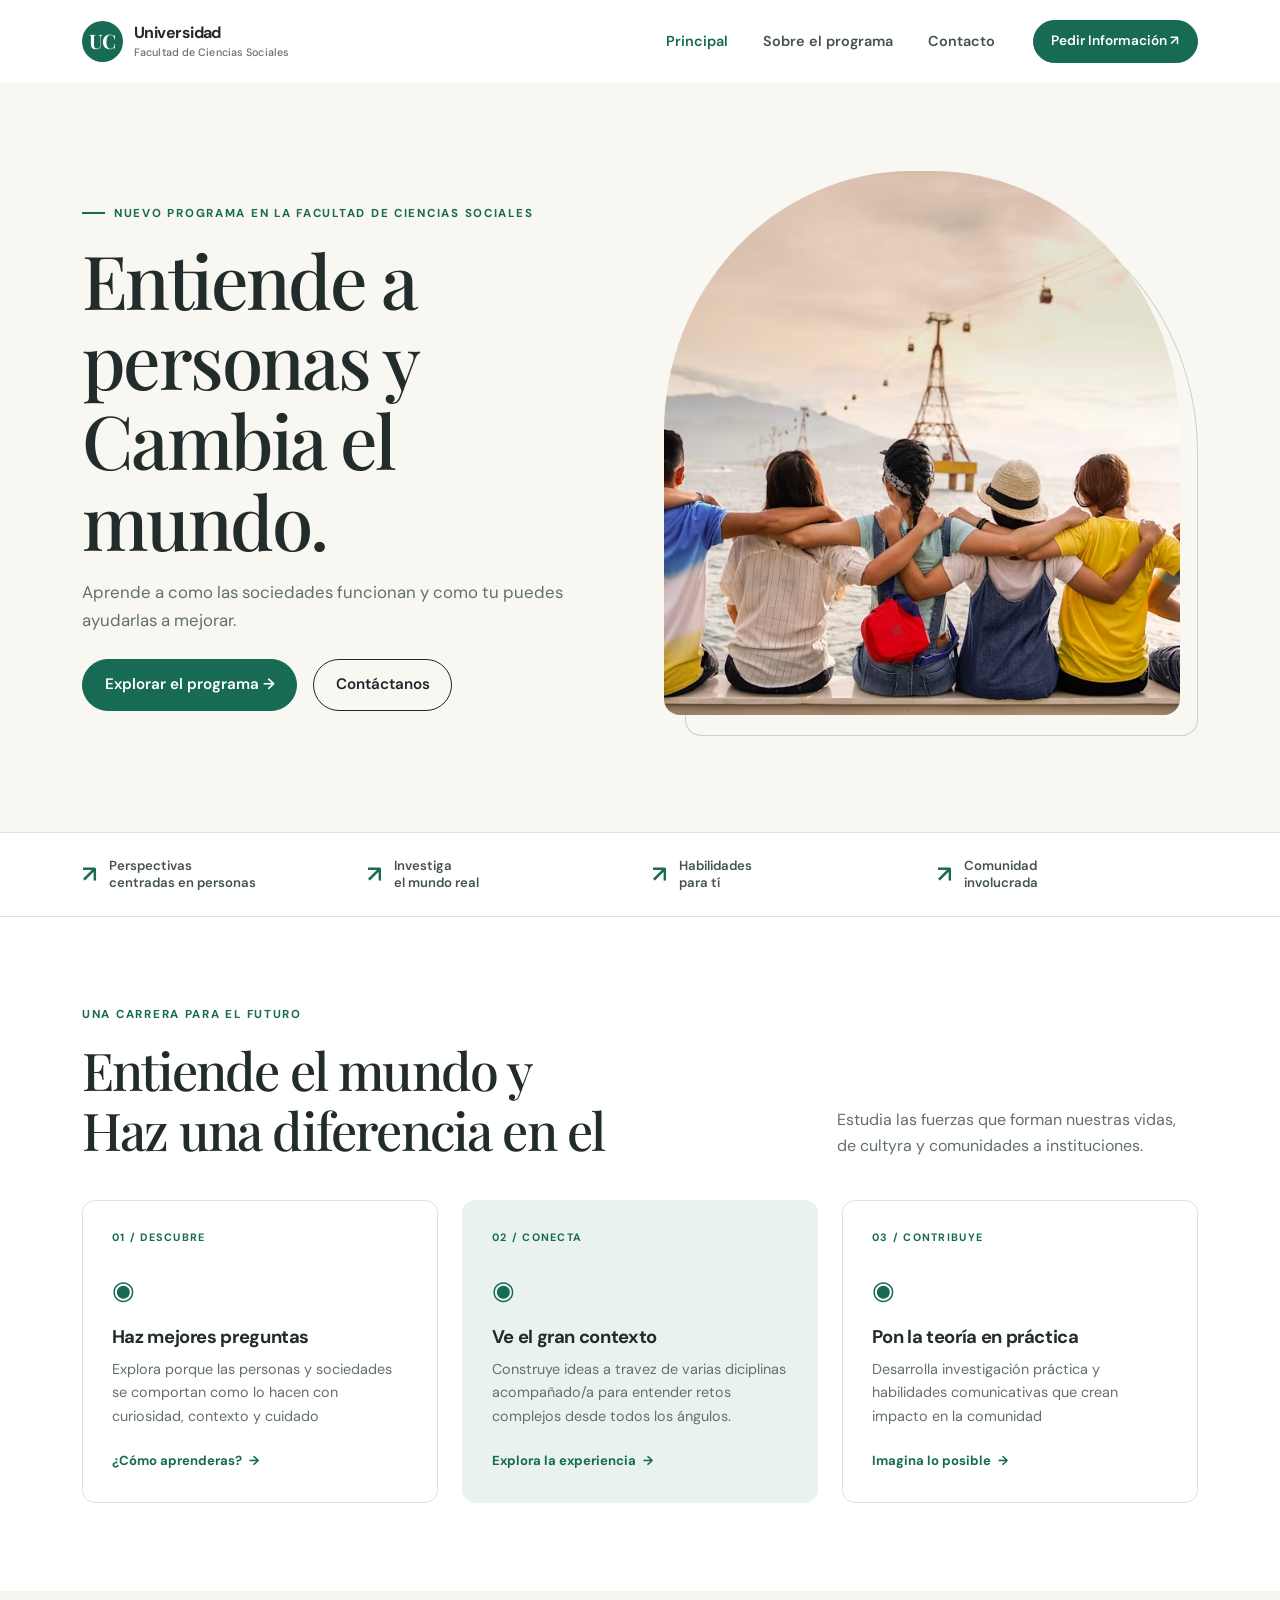
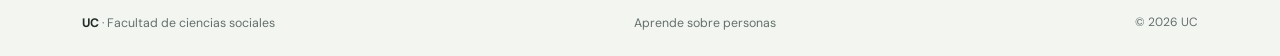
<file: index.html>
<!doctype html>
<html lang="en">

<head>
  <meta charset="utf-8">
  <meta name="viewport" content="width=device-width, initial-scale=1">
  <meta name="description"
    content="Explore the new Bachelor of Social Sciences at X University: understand people, shape policy, and make a difference.">
  <title>Ciencias Sociales</title>
  <link rel="preconnect" href="https://fonts.googleapis.com">
  <link rel="preconnect" href="https://fonts.gstatic.com" crossorigin>
  <link
    href="https://fonts.googleapis.com/css2?family=DM+Sans:wght@400;500;600;700&family=Playfair+Display:wght@600;700&display=swap"
    rel="stylesheet">
  <link href="https://cdn.jsdelivr.net/npm/bootstrap@5.3.8/dist/css/bootstrap.min.css" rel="stylesheet"
    integrity="sha384-sRIl4kxILFvY47J16cr9ZwB07vP4J8+LH7qKQnuqkuIAvNWLzeN8tE5YBujZqJLB" crossorigin="anonymous">
  <link rel="stylesheet" href="styles/style.css">
</head>

<body>
  <a class="skip-link" href="#main-content">Ir al contenido</a>
  <header>
    <nav class="navbar navbar-expand-lg navbar-light site-nav" aria-label="Main navigation">
      <div class="container">
        <a class="navbar-brand brand" href="index.html"><span class="brand-mark"
            aria-hidden="true">UC</span><span>Universidad<small>Facultad de Ciencias Sociales</small></span></a>
        <button class="navbar-toggler" type="button" data-bs-toggle="collapse" data-bs-target="#siteMenu"
          aria-controls="siteMenu" aria-expanded="false" aria-label="Toggle navigation"><span
            class="navbar-toggler-icon"></span></button>
        <div class="collapse navbar-collapse" id="siteMenu">
          <ul class="navbar-nav ms-auto align-items-lg-center gap-lg-2">
            <li class="nav-item"><a class="nav-link active" aria-current="page" href="index.html">Principal</a></li>
            <li class="nav-item"><a class="nav-link" href="about.html">Sobre el programa</a></li>
            <li class="nav-item"><a class="nav-link" href="contact.html">Contacto</a></li>
            <li class="nav-item ms-lg-3"><a class="btn btn-primary rounded-pill nav-cta"
                href="contact.html#inquiry-form">Pedir Información <span aria-hidden="true">↗</span></a></li>
          </ul>
        </div>
      </div>
    </nav>
  </header>

  <main id="main-content">
    <section class="hero-section">
      <div class="container">
        <div class="row align-items-center g-5">
          <div class="col-lg-6 hero-copy">
            <p class="eyebrow"><span></span> Nuevo programa en la facultad de ciencias sociales</p>
            <h1>Entiende a personas y <br>Cambia el mundo.</h1>
            <p class="hero-lead">Aprende a como las sociedades funcionan y como tu puedes ayudarlas a mejorar.</p>
            <div class="d-flex flex-column flex-sm-row gap-3 mt-4">
              <a class="btn btn-primary btn-lg rounded-pill" href="about.html">Explorar el programa <span
                  aria-hidden="true">→</span></a>
              <a class="btn btn-outline-dark btn-lg rounded-pill" href="contact.html#inquiry-form">Contáctanos</a>
            </div>
          </div>
          <div class="col-lg-6">
            <div class="hero-visual">
              <img src="./Assets/Hero.avif" alt="University students talking together outdoors" class="hero-image">
            </div>
          </div>
        </div>
      </div>
    </section>

    <section class="intro-strip" aria-label="Program highlights">
      <div class="container">
        <div class="row g-4">
          <div class="col-6 col-lg-3">
            <div class="highlight"><span class="highlight-icon"
                aria-hidden="true">↗</span><span>Perspectivas<br>centradas en personas</span></div>
          </div>
          <div class="col-6 col-lg-3">
            <div class="highlight"><span class="highlight-icon" aria-hidden="true">↗</span><span>Investiga<br>el mundo
                real</span></div>
          </div>
          <div class="col-6 col-lg-3">
            <div class="highlight"><span class="highlight-icon" aria-hidden="true">↗</span><span>Habilidades<br>para
                tí</span></div>
          </div>
          <div class="col-6 col-lg-3">
            <div class="highlight"><span class="highlight-icon"
                aria-hidden="true">↗</span><span>Comunidad<br>involucrada</span></div>
          </div>
        </div>
      </div>
    </section>

    <section class="section-space">
      <div class="container">
        <div class="row align-items-end g-3 section-heading">
          <div class="col-lg-8">
            <p class="eyebrow">Una carrera para el futuro</p>
            <h2>Entiende el mundo y<br>Haz una diferencia en el</h2>
          </div>
          <div class="col-lg-4">
            <p class="section-intro">Estudia las fuerzas que forman nuestras vidas, de cultyra y comunidades a
              instituciones.</p>
          </div>
        </div>
        <div class="row g-4 mt-3">
          <article class="col-md-4">
            <div class="feature-card">
              <div class="feature-number">01 / DESCUBRE</div>
              <div class="feature-symbol" aria-hidden="true">◉</div>
              <h3>Haz mejores preguntas</h3>
              <p>Explora porque las personas y sociedades se comportan como lo hacen con curiosidad, contexto y cuidado
              </p>
              <a href="about.html" class="text-link">¿Cómo aprenderas? <span aria-hidden="true">→</span></a>
            </div>
          </article>
          <article class="col-md-4">
            <div class="feature-card feature-card-accent">
              <div class="feature-number">02 / CONECTA</div>
              <div class="feature-symbol" aria-hidden="true">◉</div>
              <h3>Ve el gran contexto</h3>
              <p>Construye ideas a travez de varias diciplinas acompañado/a para entender retos complejos desde todos
                los ángulos.</p>
              <a href="about.html#experience" class="text-link">Explora la experiencia<span
                  aria-hidden="true">→</span></a>
            </div>
          </article>
          <article class="col-md-4">
            <div class="feature-card">
              <div class="feature-number">03 / CONTRIBUYE</div>
              <div class="feature-symbol" aria-hidden="true">◉</div>
              <h3>Pon la teoría en práctica</h3>
              <p>Desarrolla investigación práctica y habilidades comunicativas que crean impacto en la comunidad</p>
              <a href="about.html#future" class="text-link">Imagina lo posible <span aria-hidden="true">→</span></a>
            </div>
          </article>
        </div>
      </div>
    </section>

  </main>

  <footer class="site-footer">
    <div class="container d-flex flex-column flex-md-row justify-content-between gap-3">
      <a class="footer-brand" href="index.html">UC <span>· Facultad de ciencias sociales</span></a>
      <p class="mb-0">Aprende sobre personas</p>
      <small>© 2026 UC</small>
    </div>
  </footer>
</body>

</html>
</file>
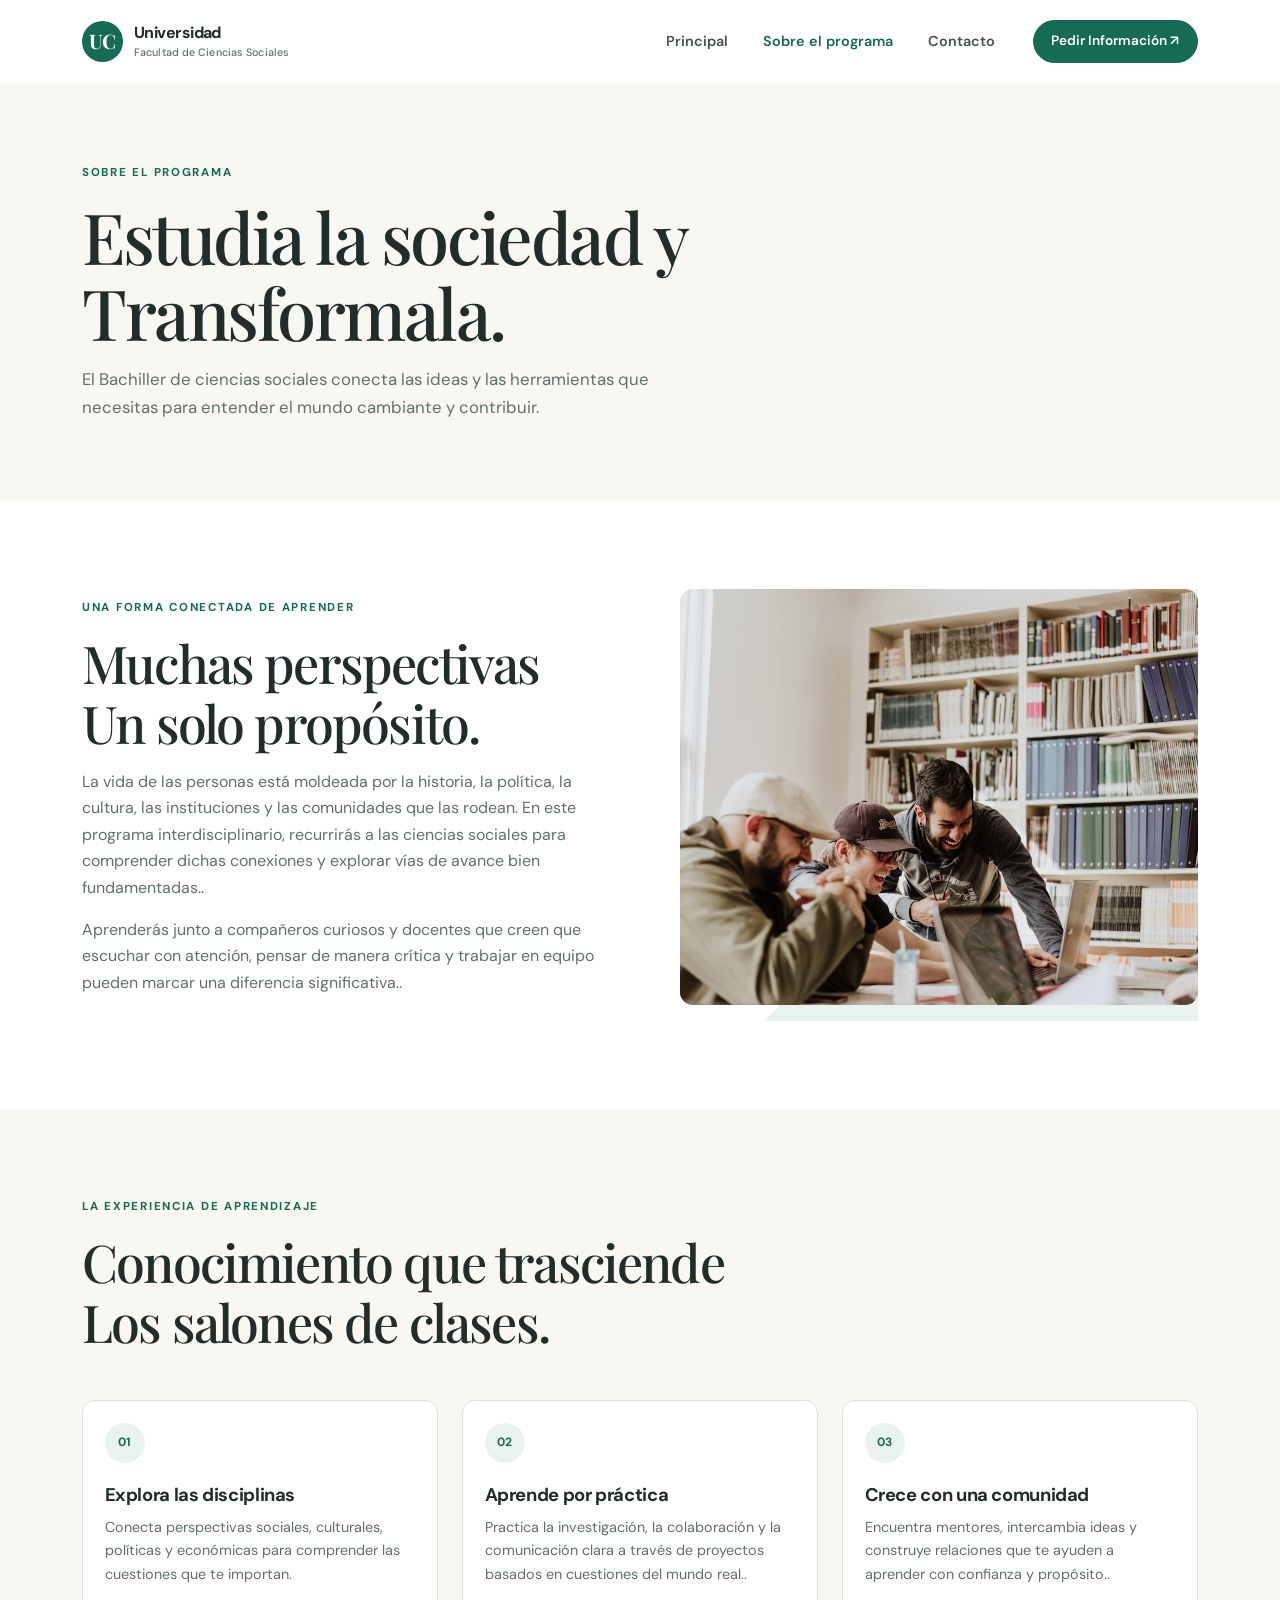
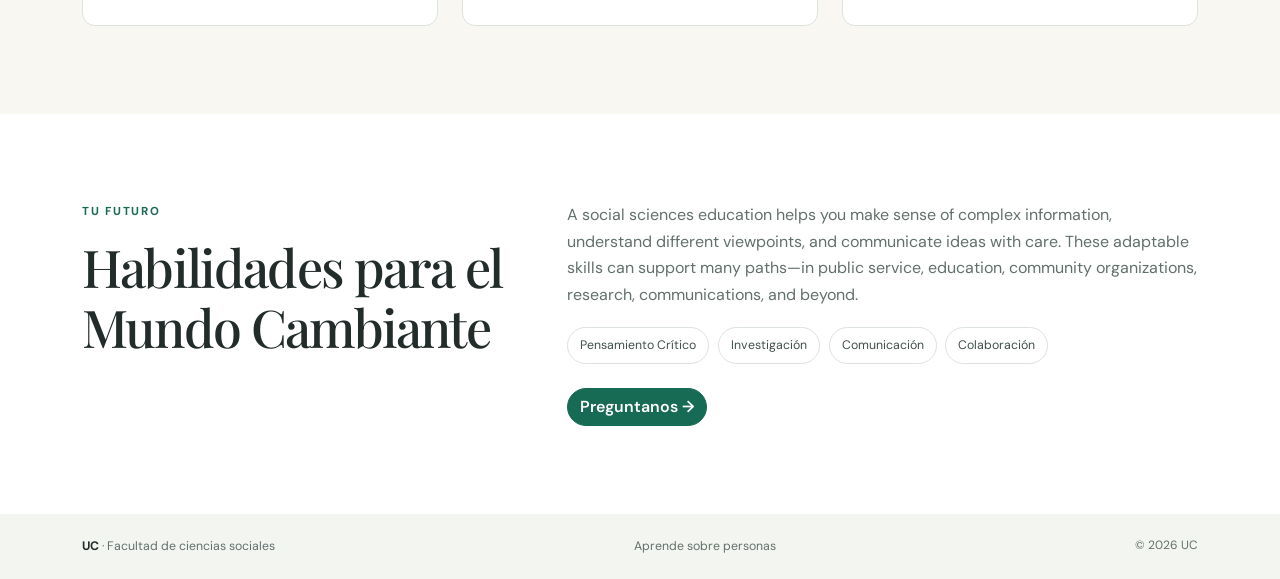
<file: about.html>
<!doctype html>
<html lang="en">
<head>
  <meta charset="utf-8">
  <meta name="viewport" content="width=device-width, initial-scale=1">
  <meta name="description" content="Discover the learning experience, curriculum, and career possibilities in X University's new Social Sciences program.">
  <title>About the Program | Social Sciences | X University</title>
  <link rel="preconnect" href="https://fonts.googleapis.com">
  <link rel="preconnect" href="https://fonts.gstatic.com" crossorigin>
  <link href="https://fonts.googleapis.com/css2?family=DM+Sans:wght@400;500;600;700&family=Playfair+Display:wght@600;700&display=swap" rel="stylesheet">
  <link href="https://cdn.jsdelivr.net/npm/bootstrap@5.3.8/dist/css/bootstrap.min.css" rel="stylesheet" integrity="sha384-sRIl4kxILFvY47J16cr9ZwB07vP4J8+LH7qKQnuqkuIAvNWLzeN8tE5YBujZqJLB" crossorigin="anonymous">
  <link rel="stylesheet" href="styles/style.css">
</head>
<body>
  <a class="skip-link" href="#main-content">Ir al contenido</a>
  <header>
    <nav class="navbar navbar-expand-lg navbar-light site-nav" aria-label="Main navigation">
      <div class="container">
        <a class="navbar-brand brand" href="index.html"><span class="brand-mark" aria-hidden="true">UC</span><span>Universidad<small>Facultad de Ciencias Sociales</small></span></a>
        <button class="navbar-toggler" type="button" data-bs-toggle="collapse" data-bs-target="#siteMenu" aria-controls="siteMenu" aria-expanded="false" aria-label="Toggle navigation"><span class="navbar-toggler-icon"></span></button>
        <div class="collapse navbar-collapse" id="siteMenu">
          <ul class="navbar-nav ms-auto align-items-lg-center gap-lg-2">
            <li class="nav-item"><a class="nav-link" aria-current="page" href="index.html">Principal</a></li>
            <li class="nav-item"><a class="nav-link active" href="about.html">Sobre el programa</a></li>
            <li class="nav-item"><a class="nav-link" href="contact.html">Contacto</a></li>
            <li class="nav-item ms-lg-3"><a class="btn btn-primary rounded-pill nav-cta" href="contact.html#inquiry-form">Pedir Información <span aria-hidden="true">↗</span></a></li>
          </ul>
        </div>
      </div>
    </nav>
  </header>
  <main id="main-content">
    <section class="page-hero">
      <div class="container">
        <p class="eyebrow">Sobre el programa</p>
        <h1>Estudia la sociedad y<br>Transformala.</h1>
        <p class="page-lead">El Bachiller de ciencias sociales conecta las ideas y las herramientas que necesitas para entender el mundo cambiante y contribuir.</p>
      </div>
    </section>
    <section class="section-space">
      <div class="container">
        <div class="row g-5 align-items-center">
          <div class="col-lg-6">
            <p class="eyebrow">Una forma conectada de aprender</p>
            <h2>Muchas perspectivas <br>Un solo propósito.</h2>
            <p class="body-copy pt-3">La vida de las personas está moldeada por la historia, la política, la cultura, las instituciones y las comunidades que las rodean. En este programa interdisciplinario, recurrirás a las ciencias sociales para comprender dichas conexiones y explorar vías de avance bien fundamentadas..</p>
            <p class="body-copy">Aprenderás junto a compañeros curiosos y docentes que creen que escuchar con atención, pensar de manera crítica y trabajar en equipo pueden marcar una diferencia significativa..</p>
          </div>
          <div class="col-lg-6"><div class="about-image-wrap"><img src="/Assets/programa.avif" alt="Students sharing ideas around a table" class="about-image"></div></div>
        </div>
      </div>
    </section>
    <section class="soft-section section-space" id="experience">
      <div class="container">
        <div class="section-heading mb-5"><p class="eyebrow">La experiencia de aprendizaje</p><h2>Conocimiento que trasciende<br>Los salones de clases.</h2></div>
        <div class="row g-4">
          <article class="col-md-4"><div class="experience-card"><span class="experience-icon" aria-hidden="true">01</span><h3>Explora las disciplinas</h3><p>Conecta perspectivas sociales, culturales, políticas y económicas para comprender las cuestiones que te importan.</p></div></article>
          <article class="col-md-4"><div class="experience-card"><span class="experience-icon" aria-hidden="true">02</span><h3>Aprende por práctica</h3><p>Practica la investigación, la colaboración y la comunicación clara a través de proyectos basados ​​en cuestiones del mundo real..</p></div></article>
          <article class="col-md-4"><div class="experience-card"><span class="experience-icon" aria-hidden="true">03</span><h3>Crece con una comunidad</h3><p>Encuentra mentores, intercambia ideas y construye relaciones que te ayuden a aprender con confianza y propósito..</p></div></article>
        </div>
      </div>
    </section>
    <section class="section-space" id="future">
      <div class="container">
        <div class="row g-5 align-items-start">
          <div class="col-lg-5"><p class="eyebrow">TU FUTURO</p><h2>Habilidades para el<br>Mundo Cambiante</h2></div>
          <div class="col-lg-7"><p class="body-copy">A social sciences education helps you make sense of complex information, understand different viewpoints, and communicate ideas with care. These adaptable skills can support many paths—in public service, education, community organizations, research, communications, and beyond.</p>
            <div class="tag-list" aria-label="Transferable skills">
              <span>Pensamiento Crítico</span>
              <span>Investigación</span>
              <span>Comunicación</span>
              <span>Colaboración</span>
            </div>
            <a class="btn btn-primary rounded-pill mt-4" href="contact.html#inquiry-form">Preguntanos <span aria-hidden="true">→</span></a></div>
        </div>
      </div>
    </section>
  </main>
  <footer class="site-footer">
    <div class="container d-flex flex-column flex-md-row justify-content-between gap-3">
      <a class="footer-brand" href="index.html">UC <span>· Facultad de ciencias sociales</span></a>
      <p class="mb-0">Aprende sobre personas</p>
      <small>© 2026 UC</small>
    </div>
  </footer>  
</body>
</html>
</file>
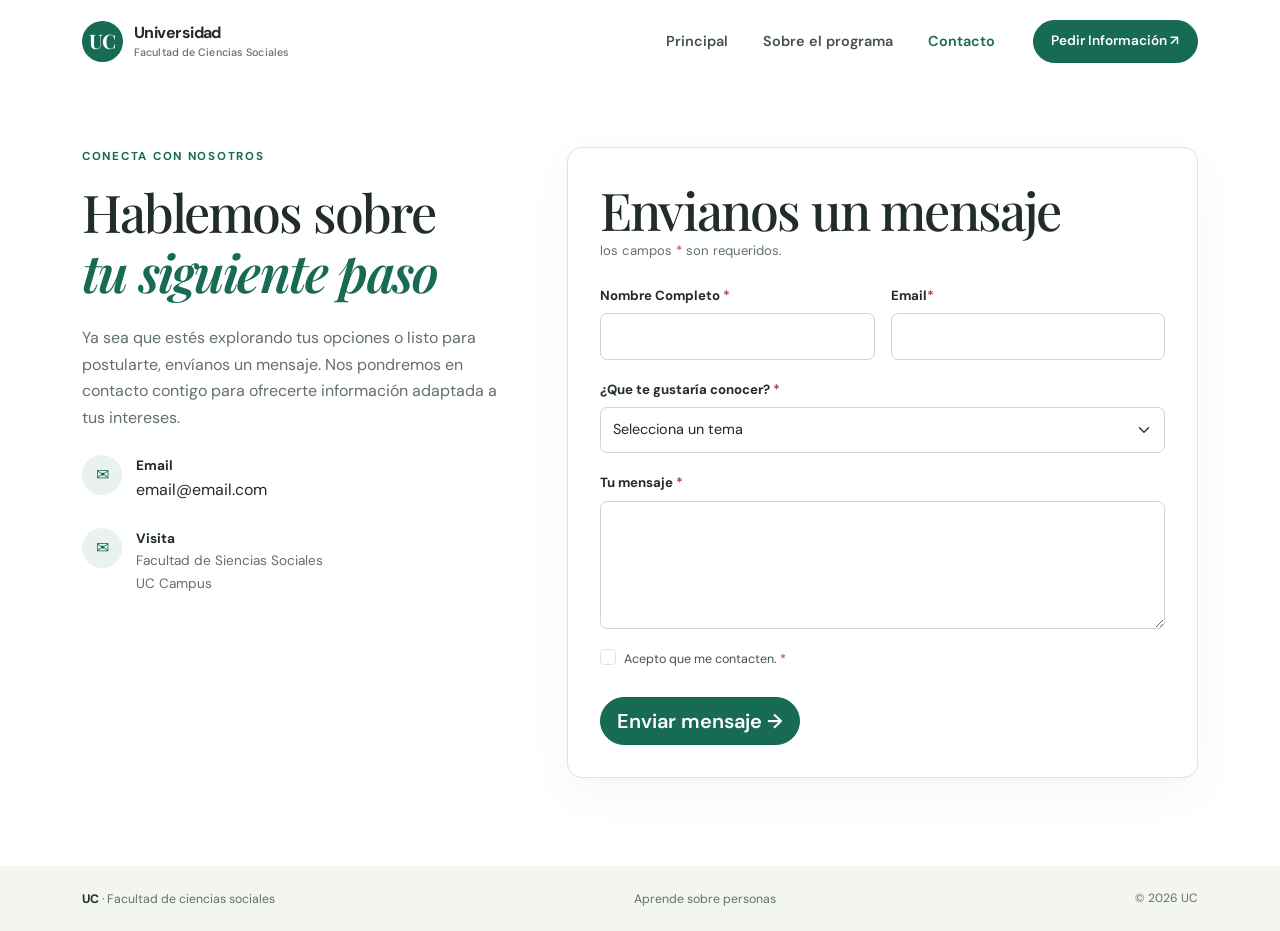
<file: contact.html>
<!doctype html>
<html lang="en">

<head>
  <meta charset="utf-8">
  <meta name="viewport" content="width=device-width, initial-scale=1">
  <meta name="description"
    content="Contact X University's Faculty of Social Sciences to learn more about the new Social Sciences program.">
  <title>Contact | Social Sciences | X University</title>
  <link rel="preconnect" href="https://fonts.googleapis.com">
  <link rel="preconnect" href="https://fonts.gstatic.com" crossorigin>
  <link
    href="https://fonts.googleapis.com/css2?family=DM+Sans:wght@400;500;600;700&family=Playfair+Display:wght@600;700&display=swap"
    rel="stylesheet">
  <link href="https://cdn.jsdelivr.net/npm/bootstrap@5.3.8/dist/css/bootstrap.min.css" rel="stylesheet"
    integrity="sha384-sRIl4kxILFvY47J16cr9ZwB07vP4J8+LH7qKQnuqkuIAvNWLzeN8tE5YBujZqJLB" crossorigin="anonymous">
  <link rel="stylesheet" href="styles/style.css">
</head>

<body>
  <a class="skip-link" href="#main-content">Ir al contenido</a>
  <header>
    <nav class="navbar navbar-expand-lg navbar-light site-nav" aria-label="Main navigation">
      <div class="container">
        <a class="navbar-brand brand" href="index.html"><span class="brand-mark"
            aria-hidden="true">UC</span><span>Universidad<small>Facultad de Ciencias Sociales</small></span></a>
        <button class="navbar-toggler" type="button" data-bs-toggle="collapse" data-bs-target="#siteMenu"
          aria-controls="siteMenu" aria-expanded="false" aria-label="Toggle navigation"><span
            class="navbar-toggler-icon"></span></button>
        <div class="collapse navbar-collapse" id="siteMenu">
          <ul class="navbar-nav ms-auto align-items-lg-center gap-lg-2">
            <li class="nav-item"><a class="nav-link" aria-current="page" href="index.html">Principal</a></li>
            <li class="nav-item"><a class="nav-link" href="about.html">Sobre el programa</a></li>
            <li class="nav-item"><a class="nav-link active" href="contact.html">Contacto</a></li>
            <li class="nav-item ms-lg-3"><a class="btn btn-primary rounded-pill nav-cta"
                href="contact.html#inquiry-form">Pedir Información <span aria-hidden="true">↗</span></a></li>
          </ul>
        </div>
      </div>
    </nav>
  </header>
  <main id="main-content">
    <section class="contact-section section-space">
      <div class="container">
        <div class="row g-5">
          <div class="col-lg-5">
            <p class="eyebrow">CONECTA CON NOSOTROS</p>
            <h2>Hablemos sobre<br><em>tu siguiente paso</em></h2>
            <p class="body-copy mt-4">Ya sea que estés explorando tus opciones o listo para postularte, envíanos un
              mensaje. Nos pondremos en contacto contigo para ofrecerte información adaptada a tus intereses.</p>
            <div class="contact-detail"><span class="detail-icon" aria-hidden="true">✉</span>
              <div><strong>Email</strong>email@email.com</div>
            </div>
            <div class="contact-detail"><span class="detail-icon" aria-hidden="true">✉</span>
              <div><strong>Visita</strong><span>Facultad de Siencias Sociales<br>UC Campus</span></div>
            </div>
          </div>
          <div class="col-lg-7">
            <form id="inquiry-form" class="contact-form needs-validation" novalidate>
              <h2 class="form-title">Envianos un mensaje</h2>
              <p class="form-intro">los campos <span aria-hidden="true">*</span> son requeridos.</p>
              <div class="row g-3">
                <div class="col-md-6">
                  <label for="full-name" class="form-label">Nombre Completo <span aria-hidden="true">*</span></label>
                  <input class="form-control" id="full-name" name="name" type="text" autocomplete="name" required
                    minlength="2" aria-describedby="name-error">
                  <div class="invalid-feedback" id="name-error">Por favor, introduzca su nombre (al menos 2 caracteres).
                  </div>
                </div>
                <div class="col-md-6">
                  <label for="email" class="form-label">Email<span aria-hidden="true">*</span></label>
                  <input class="form-control" id="email" name="email" type="email" autocomplete="email" required
                    aria-describedby="email-error">
                  <div class="invalid-feedback" id="email-error">Porfavor ingrese un email valido como nombre@email.com.
                  </div>
                </div>
                <div class="col-12">
                  <label for="interest" class="form-label">¿Que te gustaría conocer? <span
                      aria-hidden="true">*</span></label>
                  <select class="form-select" id="interest" name="interest" required aria-describedby="interest-error">
                    <option value="" selected disabled>Selecciona un tema</option>
                    <option>Programa y cursos</option>
                    <option>Admisiones</option>
                    <option>Experiencia de estudiante</option>
                    <option>Otro</option>
                  </select>
                  <div class="invalid-feedback" id="interest-error">Pofavor elige un tema que te interese.</div>
                </div>
                <div class="col-12">
                  <label for="message" class="form-label">Tu mensaje <span aria-hidden="true">*</span></label>
                  <textarea class="form-control" id="message" name="message" rows="5" required minlength="10"
                    aria-describedby="message-error"></textarea>
                  <div class="invalid-feedback" id="message-error">Porfavor escribe un mensaje de almenos 10 caracteres
                  </div>
                </div>
                <div class="col-12">
                  <div class="form-check">
                    <input class="form-check-input" id="consent" name="consent" type="checkbox" required
                      aria-describedby="consent-error">
                    <label class="form-check-label" for="consent">Acepto que me contacten. <span
                        aria-hidden="true">*</span></label>
                    <div class="invalid-feedback" id="consent-error">Porfavor de consentimiento para contactar</div>
                  </div>
                </div>
                <div class="col-12 d-flex flex-column flex-sm-row align-items-sm-center gap-3 mt-4">
                  <button class="btn btn-primary btn-lg rounded-pill" type="submit">Enviar mensaje <span
                      aria-hidden="true">→</span></button>
                </div>
              </div>
              <div class="alert alert-success mt-4 mb-0 d-none" id="form-success" role="status" tabindex="-1">gracias
                por su interes.</div>
            </form>
          </div>
        </div>
      </div>
    </section>
  </main>
  <footer class="site-footer">
    <div class="container d-flex flex-column flex-md-row justify-content-between gap-3">
      <a class="footer-brand" href="index.html">UC <span>· Facultad de ciencias sociales</span></a>
      <p class="mb-0">Aprende sobre personas</p>
      <small>© 2026 UC</small>
    </div>
  </footer>
  <script src="scripts/script.js"></script>
</body>

</html>
</file>
<file: styles/style.css>
:root {
  --ink: #222c2b;
  --muted: #62706d;
  --green: #176a53;
  --green-dark: #104c3d;
  --mint: #eaf2ed;
  --cream: #f8f7f2;
  --line: #dce3dd;
}

* {
  box-sizing: border-box;
}

html {
  scroll-behavior: smooth;
}

body {
  color: var(--ink);
  font-family: "DM Sans", sans-serif;
  line-height: 1.65;
}

h1,
h2,
h3,
.brand {
  letter-spacing: -0.035em;
}

h1,
h2 {
  font-family: "Playfair Display", Georgia, serif;
}

h1 em,
h2 em {
  color: var(--green);
  font-weight: 600;
}

a {
  color: var(--green);
}

a:hover {
  color: var(--green-dark);
}

.skip-link {
  position: absolute;
  top: -5rem;
  left: 1rem;
  z-index: 2000;
  padding: .75rem 1rem;
  color: white;
  background: var(--green-dark);
}

.skip-link:focus {
  top: 1rem;
}

.site-nav {
  background: #fff;
  padding: .85rem 0;
}

.brand {
  display: inline-flex;
  align-items: center;
  gap: .7rem;
  color: var(--ink);
  font-size: 1rem;
  font-weight: 700;
  line-height: 1.1;
}

.brand:hover {
  color: var(--ink);
}

.brand small {
  display: block;
  margin-top: .28rem;
  color: var(--muted);
  font-size: .67rem;
  font-weight: 500;
  letter-spacing: .01em;
}

.brand-mark {
  display: grid;
  width: 2.55rem;
  height: 2.55rem;
  place-items: center;
  border-radius: 50%;
  color: white;
  background: var(--green);
  font-family: "Playfair Display", Georgia, serif;
  font-size: 1.25rem;
}

.navbar-nav .nav-link {
  padding: .7rem .85rem !important;
  color: #45524f;
  font-size: .9rem;
  font-weight: 600;
}

.navbar-nav .nav-link:hover,
.navbar-nav .nav-link.active {
  color: var(--green);
}

.btn-primary {
  --bs-btn-bg: var(--green);
  --bs-btn-border-color: var(--green);
  --bs-btn-hover-bg: var(--green-dark);
  --bs-btn-hover-border-color: var(--green-dark);
  --bs-btn-active-bg: var(--green-dark);
  --bs-btn-active-border-color: var(--green-dark);
  --bs-btn-focus-shadow-rgb: 23, 106, 83;
}

.nav-cta {
  padding: .62rem 1.1rem;
  font-size: .85rem;
  font-weight: 600;
}

.btn {
  font-weight: 600;
}

.hero-section {
  overflow: hidden;
  padding: 3.5rem 0 4rem;
  background: var(--cream);
}

.hero-copy {
  padding-top: .5rem;
}

.eyebrow {
  display: flex;
  align-items: center;
  gap: .55rem;
  margin-bottom: 1rem;
  color: var(--green);
  font-size: .72rem;
  font-weight: 700;
  letter-spacing: .15em;
  text-transform: uppercase;
}

.eyebrow span {
  width: 1.45rem;
  height: 2px;
  background: var(--green);
}

.hero-copy h1 {
  max-width: 38rem;
  margin: 0 0 1.2rem;
  font-size: clamp(2.8rem, 12vw, 4.65rem);
  line-height: 1.08;
}

.hero-lead,
.page-lead {
  max-width: 34rem;
  color: var(--muted);
  font-size: 1.05rem;
}

.hero-copy .btn {
  padding: .85rem 1.35rem;
  font-size: .95rem;
}

.hero-note {
  display: flex;
  align-items: center;
  gap: .55rem;
  margin-top: 2rem;
  color: #51615b;
  font-size: .83rem;
  font-weight: 600;
}

.note-icon {
  color: #bd8d3c;
  font-size: 1.1rem;
}

.hero-visual {
  position: relative;
  max-width: 35rem;
  margin: 0 auto;
  padding: 0 1.1rem 1.3rem 0;
}

.hero-visual::before {
  position: absolute;
  top: 1.35rem;
  right: 0;
  bottom: 0;
  left: 1.3rem;
  border: 1px solid #c4d4ca;
  border-radius: 48% 48% 1rem 1rem;
  content: "";
}

.hero-image {
  position: relative;
  display: block;
  width: 100%;
  height: 23rem;
  border-radius: 48% 48% 1rem 1rem;
  object-fit: cover;
}

.image-label {
  position: absolute;
  right: 1.5rem;
  bottom: 2.3rem;
  left: .6rem;
  display: flex;
  align-items: center;
  gap: .5rem;
  width: max-content;
  max-width: calc(100% - 2rem);
  padding: .7rem .9rem;
  border-radius: .5rem;
  background: white;
  box-shadow: 0 8px 25px #1828211c;
  font-size: .75rem;
  font-weight: 600;
}

.label-dot {
  width: .52rem;
  height: .52rem;
  border-radius: 50%;
  background: #daaa54;
}

.hero-stat {
  position: absolute;
  top: 2.3rem;
  right: -.2rem;
  display: flex;
  align-items: center;
  gap: .65rem;
  padding: .8rem 1rem;
  border-radius: .65rem;
  background: var(--green-dark);
  color: white;
  box-shadow: 0 10px 25px #18282130;
}

.hero-stat strong {
  font-family: "Playfair Display", Georgia, serif;
  font-size: 2rem;
  line-height: 1;
}

.hero-stat span {
  font-size: .7rem;
  line-height: 1.35;
}

.intro-strip {
  padding: 1.5rem 0;
  border-top: 1px solid var(--line);
  border-bottom: 1px solid var(--line);
}

.highlight {
  display: flex;
  height: 100%;
  align-items: center;
  gap: .75rem;
  color: #45524f;
  font-size: .82rem;
  font-weight: 600;
  line-height: 1.35;
}

.highlight-icon {
  color: var(--green);
  font-size: 1.45rem;
}

.section-space {
  padding: 4.5rem 0;
}

.section-heading {
  margin-bottom: 1rem;
}

.section-heading h2,
.section-space h2 {
  margin-bottom: 0;
  font-size: clamp(2.15rem, 8vw, 3.25rem);
  line-height: 1.15;
}

.section-intro {
  margin: 0;
  color: var(--muted);
}

.feature-card {
  height: 100%;
  min-height: 18rem;
  padding: 1.5rem;
  border: 1px solid var(--line);
  border-radius: .8rem;
  background: white;
}

.feature-card-accent {
  background: var(--mint);
  border-color: var(--mint);
}

.feature-number {
  color: var(--green);
  font-size: .67rem;
  font-weight: 700;
  letter-spacing: .12em;
}

.feature-symbol {
  margin: 1.4rem 0 .8rem;
  color: var(--green);
  font-size: 1.65rem;
}

.feature-card h3,
.experience-card h3 {
  margin-bottom: .6rem;
  font-size: 1.15rem;
  font-weight: 700;
  letter-spacing: -.02em;
}

.feature-card p,
.experience-card p {
  color: var(--muted);
  font-size: .9rem;
}

.text-link {
  display: inline-flex;
  gap: .45rem;
  margin-top: .3rem;
  font-size: .82rem;
  font-weight: 700;
  text-decoration: none;
}

.closing-cta {
  padding: 3.5rem 0;
  background: var(--green-dark);
  color: white;
}

.closing-cta .eyebrow {
  color: #b8d8c6;
}

.closing-cta .eyebrow span {
  background: #b8d8c6;
}

.closing-cta h2 {
  margin: 0;
  font-size: clamp(2rem, 8vw, 3.2rem);
  line-height: 1.14;
}

.closing-cta h2 em {
  color: #d5e8dc;
}

.closing-cta .btn {
  padding: .85rem 1.4rem;
  color: var(--green-dark);
  font-size: .95rem;
}

.site-footer {
  padding: 1.4rem 0;
  background: #f3f5f1;
  color: #64706c;
  font-size: .77rem;
}

.footer-brand {
  color: var(--ink);
  font-weight: 700;
  text-decoration: none;
}

.footer-brand span {
  color: var(--muted);
  font-weight: 400;
}

.site-footer small {
  font-size: .75rem;
}

.page-hero {
  padding: 3.5rem 0 4rem;
  background: var(--cream);
}

.page-hero h1 {
  margin: 0 0 1rem;
  font-size: clamp(2.8rem, 12vw, 4.4rem);
  line-height: 1.08;
}

.page-lead {
  max-width: 40rem;
  margin: 0;
}

.body-copy {
  color: var(--muted);
}

.about-image-wrap {
  padding: 0 0 1rem 1rem;
  background: linear-gradient(135deg, transparent 55%, var(--mint) 55%);
}

.about-image {
  display: block;
  width: 100%;
  height: 20rem;
  border-radius: .8rem;
  object-fit: cover;
}

.soft-section {
  background: var(--cream);
}

.experience-card {
  height: 100%;
  padding: 1.4rem 1.35rem;
  border: 1px solid var(--line);
  border-radius: .8rem;
  background: white;
}

.experience-icon {
  display: inline-grid;
  width: 2.5rem;
  height: 2.5rem;
  margin-bottom: 1.3rem;
  place-items: center;
  border-radius: 50%;
  background: var(--mint);
  color: var(--green);
  font-size: .75rem;
  font-weight: 700;
}

.tag-list {
  display: flex;
  flex-wrap: wrap;
  gap: .55rem;
  margin-top: 1.2rem;
}

.tag-list span {
  padding: .45rem .75rem;
  border: 1px solid var(--line);
  border-radius: 2rem;
  color: #40504a;
  font-size: .77rem;
}

.contact-hero {
  padding-bottom: 3rem;
}

.contact-section {
  padding-top: 3rem;
}

.contact-detail {
  display: flex;
  align-items: flex-start;
  gap: .9rem;
  margin-top: 1.5rem;
}

.detail-icon {
  display: grid;
  width: 2.5rem;
  height: 2.5rem;
  flex: 0 0 auto;
  place-items: center;
  border-radius: 50%;
  background: var(--mint);
  color: var(--green);
}

.contact-detail strong,
.contact-detail a,
.contact-detail div>span {
  display: block;
}

.contact-detail strong {
  font-size: .85rem;
}

.contact-detail a,
.contact-detail div>span {
  color: var(--muted);
  font-size: .85rem;
}

.contact-form {
  padding: 1.4rem;
  border: 1px solid var(--line);
  border-radius: .9rem;
  background: #fff;
  box-shadow: 0 15px 45px #203b2a0c;
}

.form-title {
  margin-bottom: .25rem;
  font-family: "Playfair Display", Georgia, serif;
  font-size: 1.8rem;
}

.form-intro {
  margin-bottom: 1.3rem;
  color: var(--muted);
  font-size: .82rem;
}

.form-intro span,
.form-label span,
.form-check-label span {
  color: #b3413c;
}

.form-label {
  margin-bottom: .4rem;
  font-size: .83rem;
  font-weight: 700;
}

.form-control,
.form-select {
  min-height: 2.9rem;
  border-color: #cbd5cf;
  border-radius: .45rem;
  font-size: .9rem;
}

.form-control:focus,
.form-select:focus,
.form-check-input:focus {
  border-color: #4b9278;
  box-shadow: 0 0 0 .2rem #176a5326;
}

textarea.form-control {
  min-height: 8rem;
}

.form-check-label {
  color: #45524f;
  font-size: .78rem;
}

.form-check .invalid-feedback {
  margin-top: .25rem;
}

.form-note {
  color: var(--muted);
  font-size: .75rem;
}

@media (min-width: 768px) {
  .hero-section {
    padding: 4.5rem 0 5rem;
  }

  .hero-image {
    height: 29rem;
  }

  .section-space {
    padding: 5.5rem 0;
  }

  .feature-card {
    padding: 1.8rem;
  }

  .page-hero {
    padding: 5rem 0;
  }

  .about-image {
    height: 26rem;
  }

  .contact-form {
    padding: 2rem;
  }
}

@media (min-width: 992px) {
  .site-nav {
    padding: 1rem 0;
  }

  .hero-section {
    padding: 5.5rem 0 6rem;
  }

  .hero-image {
    height: 34rem;
  }

  .hero-stat {
    right: -1rem;
  }

  .contact-hero {
    padding: 4.25rem 0 3.5rem;
  }

  .contact-section {
    padding-top: 4rem;
  }
}

@media (prefers-reduced-motion: reduce) {
  html {
    scroll-behavior: auto;
  }

  *,
  *::before,
  *::after {
    transition-duration: .01ms !important;
    animation-duration: .01ms !important;
    animation-iteration-count: 1 !important;
  }
}
</file>
